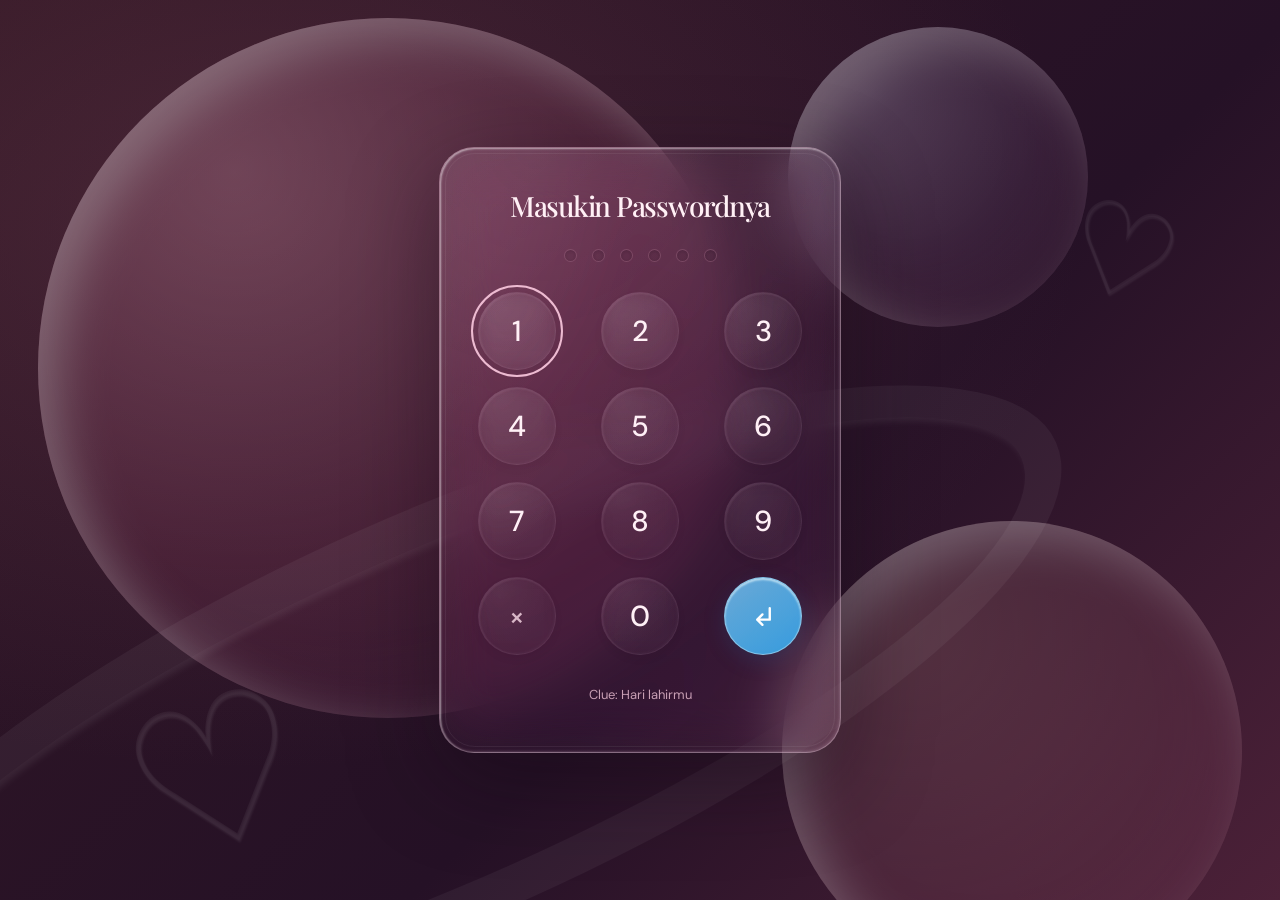
<file: index.html>
<!doctype html>
<html lang="id">
<head>
  <meta charset="utf-8">
  <meta name="viewport" content="width=device-width, initial-scale=1, viewport-fit=cover">
  <meta name="theme-color" content="#faf6ef">
  <meta name="description" content="Sebuah perayaan kecil buat naila di ulang tahun yang ke-23.">
  <title>Happy Birthday,, Naii</title>
  <link rel="stylesheet" href="assets/fonts/fonts.css">
  <link rel="stylesheet" href="style.css">
  <link rel="stylesheet" href="glass-book.css">
  <link rel="stylesheet" href="keypad-bloom.css">
  <link rel="stylesheet" href="music.css">
  <script src="config.js" defer></script>
  <script src="flowers.js" defer></script>
  <script src="music.js" defer></script>
  <script src="script.js" defer></script>
</head>
<body class="is-locked">
  <svg class="svg-definitions" aria-hidden="true" xmlns="http://www.w3.org/2000/svg">
    <defs>
      <symbol id="heart-icon" viewBox="0 0 24 24"><path d="M20.8 4.8a5.4 5.4 0 0 0-7.6 0L12 6l-1.2-1.2a5.4 5.4 0 0 0-7.6 7.6L12 21l8.8-8.6a5.4 5.4 0 0 0 0-7.6Z"/></symbol>
      <symbol id="flower-icon" viewBox="0 0 120 160"><g fill="none" stroke="currentColor" stroke-width="1.2"><path d="M57 153q16-60 1-91M61 109Q22 87 29 63q32 9 32 46ZM66 128q37-32 32-51-25 9-32 51Z"/><path d="M58 60C14 60 8 25 43 30 22-1 65-15 65 19 86-9 120 26 86 40c37 15 5 50-16 26-6 27-43 10-12-6Z"/><circle cx="64" cy="43" r="9"/></g></symbol>
      <symbol id="spark-icon" viewBox="0 0 24 24"><path d="m12 1 2.8 8.2L23 12l-8.2 2.8L12 23l-2.8-8.2L1 12l8.2-2.8Z"/></symbol>
    </defs>
  </svg>
  <canvas id="heartBackground" aria-hidden="true"></canvas>
  <canvas id="celebrationCanvas" aria-hidden="true"></canvas>
  <div class="reading-progress" aria-hidden="true"><span id="readingProgress"></span></div>
  <div class="password-gate" id="passwordGate" role="dialog" aria-modal="true" aria-labelledby="gateTitle">
    <div class="glass-scene" aria-hidden="true"><span class="glass-orb orb-rose"></span><span class="glass-orb orb-pearl"></span><span class="glass-orb orb-lilac"></span><span class="glass-ribbon"></span><span class="glass-heart heart-one">♡</span><span class="glass-heart heart-two">♡</span></div>
    <form class="gate-card" id="passwordForm">
      <p class="eyebrow"></p>
      <h1 id="gateTitle">Masukin Passwordnya<em></em></h1>
      <input id="passwordInput" class="sr-only" type="password" inputmode="none" autocomplete="off" tabindex="-1" readonly aria-hidden="true">
      <div class="pin-display" id="pinDisplay" role="status" aria-live="polite" aria-atomic="true"><div class="pin-dots" id="pinDots" aria-hidden="true"></div><span class="sr-only" id="pinStatus">Belum ada angka yang dimasukkan.</span></div>
      <div class="pin-keypad" role="group" aria-label="Keypad password">
        <button class="pin-key" type="button" data-digit="1">1</button><button class="pin-key" type="button" data-digit="2">2</button><button class="pin-key" type="button" data-digit="3">3</button>
        <button class="pin-key" type="button" data-digit="4">4</button><button class="pin-key" type="button" data-digit="5">5</button><button class="pin-key" type="button" data-digit="6">6</button>
        <button class="pin-key" type="button" data-digit="7">7</button><button class="pin-key" type="button" data-digit="8">8</button><button class="pin-key" type="button" data-digit="9">9</button>
        <button class="pin-key pin-delete" id="pinDelete" type="button" aria-label="Hapus angka terakhir">×</button><button class="pin-key" type="button" data-digit="0">0</button><button class="pin-key pin-submit" id="pinSubmit" type="submit" aria-label="Buka kejutan"><svg viewBox="0 0 24 24" aria-hidden="true"><path d="M18 4v11H6m5-5-5 5 5 5"/></svg></button>
      </div>
      <p class="pin-hint" id="pinHint">Clue: Hari lahirmu</p>
      <p class="gate-message" id="gateMessage" role="status" aria-live="polite"></p>
    </form>
  </div>
  <main id="birthdayPage" hidden inert>
    <header class="page-header"><a href="#home" class="wordmark" aria-label="Kembali ke awal">dear, <em>you.</em><span>♡</span></a><span class="header-note">A NEW CHAPTER · <span data-age>23</span></span></header>
    <section class="hero section-shell" id="home" aria-labelledby="heroTitle">
      <div class="hero-copy">
        <p class="eyebrow line-before">HAPPY BIRTHDAY, NAILA</p>
        <h1 id="heroTitle" tabindex="-1">Selamat<br />Ulang Tahun,<br /><em data-recipient>Sayang.</em></h1>
        <p class="hero-message" id="heroMessage"></p>
        <div class="birthday-age"><strong data-age>23</strong><div><span>TAHUN MENJADI DIRIMU.</span><p>Dan dunia lebih indah karenanya.</p></div></div>
        <div class="hero-actions"><a class="primary-button" href="#cake">let's begin<span aria-hidden="true">↗</span></a><button class="text-button" id="heroLetter" type="button">Baca suratku <span aria-hidden="true">♡</span></button></div>
      </div>
      <div class="hero-photo-wrap">
        <span class="orbit-note handwritten">my closest friend</span>
        <div class="photo-corner corner-one" aria-hidden="true">✧</div>
        <figure class="polaroid hero-polaroid"><span class="washi-tape" aria-hidden="true"></span><img id="coverPhoto" src="assets/photo-placeholder.svg" alt="Foto kita berdua" fetchpriority="high"><figcaption>gadis kecil ini udah 23 tahun aja</figcaption></figure>
        <div class="age-stamp" aria-label="Ulang tahun ke-23"><span>WITH LOVE</span><strong data-age>23</strong><span></span></div>
        <svg class="botanical hero-flower" aria-hidden="true"><use href="#flower-icon"/></svg>
      </div>
      <a href="#cake" class="scroll-note">SCROLL TO UNWRAP <span aria-hidden="true">↓</span></a>
    </section>
    <section class="cake-section section-shell" id="cake" aria-labelledby="cakeTitle">
      <header class="section-heading centered"><p class="eyebrow">01 · A LITTLE BIRTHDAY RITUAL</p><h2 id="cakeTitle">Satu harapan.<br /><em>Dua puluh tiga lilin cerita.</em></h2><p>Pejamkan mata sebentar. Simpan satu harapan baik di hati.</p></header>
      <div class="cake-card" id="cakeCard" data-step="candles">
        <ol class="cake-steps" aria-label="Urutan membuka surat"><li class="is-current" id="candleStep"><span>01</span> Padamkan lilin</li><li id="cutStep"><span>02</span> Potong kue</li><li id="letterStep"><span>03</span> Buka surat</li></ol>
        <div class="cake-scene" id="cakeScene">
          <span class="cake-spark cake-spark-a" aria-hidden="true">✧</span><span class="cake-spark cake-spark-b" aria-hidden="true">✦</span><span class="cake-spark cake-spark-c" aria-hidden="true">♡</span>
          <div class="number-candles" aria-label="Lilin angka 23">
            <div class="number-candle"><button class="flame-hit" type="button" data-candle="2" aria-label="Padamkan lilin angka 2. Usap api atau tekan Enter."><span class="flame-halo"></span><span class="flame-shape"></span><span class="smoke"></span></button><span class="wick"></span><span class="wax-number">2</span></div>
            <div class="number-candle"><button class="flame-hit" type="button" data-candle="3" aria-label="Padamkan lilin angka 3. Usap api atau tekan Enter."><span class="flame-halo"></span><span class="flame-shape"></span><span class="smoke"></span></button><span class="wick"></span><span class="wax-number">3</span></div>
          </div>
          <svg class="cake-illustration" viewBox="0 0 360 330" aria-hidden="true">
            <defs>
              <linearGradient id="cakePink" x2="0" y2="1"><stop stop-color="#efb2c1"/><stop offset="1" stop-color="#d987a0"/></linearGradient>
              <linearGradient id="cakeCream" x2="0" y2="1"><stop stop-color="#fff8e8"/><stop offset="1" stop-color="#f7dfd5"/></linearGradient>
              <linearGradient id="cakeMiddle" x2="0" y2="1"><stop stop-color="#d9829e"/><stop offset="1" stop-color="#bd617f"/></linearGradient>
              <clipPath id="cakeLeftClip"><rect x="0" y="0" width="180" height="330"/></clipPath>
              <clipPath id="cakeRightClip"><rect x="180" y="0" width="180" height="330"/></clipPath>
              <g id="cakeArt">
                <rect x="53" y="218" width="254" height="75" rx="13" fill="url(#cakePink)"/>
                <path d="M53 237h254v13H53z" fill="#fff0e5" opacity=".8"/>
                <path d="M53 268h254v6H53z" fill="#b96681" opacity=".32"/>
                <ellipse cx="180" cy="219" rx="127" ry="20" fill="#fff2e3"/>
                <path d="M54 220q19 11 30 0t26 1 29 1 28 2 31-1 28-1 30 0 26-2 25 0v12q-13 17-25 0-15 19-28 2-17 25-31 0-18 22-31 1-16 20-30-1-16 22-28 0-17 17-27-1-18 17-25-1z" fill="#fff4e7"/>
                <rect x="78" y="159" width="204" height="65" rx="9" fill="url(#cakeMiddle)"/>
                <path d="M79 191h202v7H79z" fill="#edb9c5"/>
                <ellipse cx="180" cy="160" rx="102" ry="16" fill="#f9d5d6"/>
                <path d="M79 160q14 14 26 0 13 16 26 2 13 16 25 0 14 19 27 0 16 15 28 0 14 20 26 0 16 17 30 0 9 11 15 0v9q-18 9-25 0-16 14-28 0-14 15-29 1-13 13-27 0-14 14-28-1-17 13-26-1-16 11-24-1-7 9-16 0z" fill="#fff4e5"/>
                <rect x="112" y="110" width="136" height="55" rx="8" fill="url(#cakeCream)"/>
                <ellipse cx="180" cy="110" rx="68" ry="12" fill="#fff8e9"/>
                <path d="M171 125c-13-14-30 4 9 28 38-24 22-42 9-28l-9 8z" fill="#c77e93"/>
                <g fill="#fff0d3"><circle cx="79" cy="264" r="4"/><circle cx="121" cy="261" r="4"/><circle cx="164" cy="264" r="4"/><circle cx="207" cy="261" r="4"/><circle cx="249" cy="264" r="4"/><circle cx="282" cy="261" r="4"/></g>
                <g fill="#f6d794"><path d="m104 176 2 5 5 2-5 2-2 5-2-5-5-2 5-2z"/><path d="m252 175 2 5 5 2-5 2-2 5-2-5-5-2 5-2z"/></g>
                <g fill="#d398a6"><circle cx="132" cy="110" r="6"/><circle cx="148" cy="104" r="6"/><circle cx="218" cy="110" r="6"/><circle cx="233" cy="115" r="6"/></g>
                <g fill="#fff2e4"><circle cx="130" cy="108" r="2"/><circle cx="147" cy="102" r="2"/><circle cx="216" cy="108" r="2"/></g>
              </g>
            </defs>
            <ellipse cx="180" cy="308" rx="157" ry="17" fill="#977483" opacity=".12"/>
            <ellipse cx="180" cy="298" rx="148" ry="16" fill="#f5e3d7" stroke="#ddbfba"/>
            <g class="cake-left"><g clip-path="url(#cakeLeftClip)"><use href="#cakeArt"/></g></g>
            <g class="cake-right"><g clip-path="url(#cakeRightClip)"><use href="#cakeArt"/></g></g>
            <path class="cake-cut-line" d="M180 112V292"/>
            <g class="cake-knife"><path d="M177 82h6v57l-6 14z" fill="#b8bfc2"/><path d="M177 82h3v62l-3 9z" fill="#f5fafb"/><rect x="175" y="48" width="10" height="38" rx="4" fill="#8b576e"/><circle cx="180" cy="60" r="1.4" fill="#eec8bc"/></g>
          </svg>
        </div>
        <p class="cake-instruction" id="cakeInstruction" aria-live="polite">Usap apinya sampai padam.<br /></p>
        <div class="cut-slider is-disabled" id="cutSlider" role="slider" tabindex="0" aria-label="Potong kue. slide dari kiri ke kanan." aria-valuemin="0" aria-valuemax="100" aria-valuenow="0" aria-disabled="true" aria-describedby="cakeInstruction"><span class="cut-fill" aria-hidden="true"></span><span class="cut-label" id="cutLabel">Padamkan lilinnya dulu ♡</span><span class="cut-thumb" id="cutThumb" aria-hidden="true">→</span></div>
        <a class="primary-button cake-continue" id="cakeContinue" href="#letter" hidden>Sepotong kue dan sepucuk surat <span aria-hidden="true">↗</span></a>
        <p class="cake-footnote handwritten" id="cakeFootnote">a wish for you</p>
      </div>
    </section>
    <div id="afterCake" hidden inert>
      <section class="letter-section section-shell" id="letter" aria-labelledby="letterTitle">
        <figure class="polaroid letter-photo"><span class="washi-tape" aria-hidden="true"></span><img id="letterPhoto" src="assets/photo-placeholder.svg" alt="Satu kenangan kita" loading="lazy"><figcaption>Stay Baddie, Naiii</figcaption><svg class="botanical letter-flower" aria-hidden="true"><use href="#flower-icon"/></svg></figure>
        <div class="letter-content"><p class="eyebrow line-before">02 · WORDS FROM MY HEART</p><h2 id="letterTitle">Sepucuk<br /><em>Surat dari Hati.</em></h2><p class="section-description">Ada hal-hal yang ingin aku sampaikan ke Naila</p>
          <button class="envelope-button" id="openLetter" type="button" aria-label="Buka surat cinta" aria-expanded="false" aria-controls="letterPaper"><span class="envelope-back"></span><span class="envelope-note">untuk ayang, dari lubuk hatiku</span><span class="envelope-front"></span><span class="envelope-flap"></span><span class="envelope-seal">♥</span><span class="envelope-label">BUKA SURATNYA</span><span class="envelope-stamp" aria-hidden="true">♡</span></button>
          <article class="letter-paper" id="letterPaper" hidden><span class="letter-date">A LETTER FOR YOUR <span data-age>23</span>RD CHAPTER</span><h3>Untuk <span data-recipient>Sayang</span>,</h3><div id="letterParagraphs"></div><p class="letter-signature">sincerely<br /><span class="handwritten" data-sender>Aku</span><span aria-hidden="true"></span></p></article>
        </div>
      </section>
      <section class="wishes-section section-shell" id="wishes" aria-labelledby="wishesTitle"><header class="section-heading centered"><p class="eyebrow">03 · MAKE A LITTLE WISH</p><h2 id="wishesTitle">Buat permohonan Naii<br /><em>Biar aku ikut doain</em></h2><p>Ada pesan dan doa kecil di setiap gelembung.</p></header>
        <div class="wishes-layout"><div class="wish-garden" id="wishGarden" role="group" aria-label="Pilihan permohonan"><span class="wish-orbit orbit-one" aria-hidden="true"></span><span class="wish-orbit orbit-two" aria-hidden="true"></span><div class="wish-bubbles" id="wishBubbles"></div><span class="wish-garden-note handwritten">a sky full of wishes ♡</span></div><article class="wish-card" id="wishCard" aria-live="polite" aria-atomic="true"><span id="wishSymbol" class="wish-symbol" aria-hidden="true">♡</span><p class="eyebrow" id="wishEyebrow">A LITTLE PRAYER FOR YOU</p><h3 id="wishTitle">Apa harapan Naila<br />hari ini?</h3><p id="wishMessage">Pilih gelembung yang paling dekat dengan isi hati Naila sekarang. Naila boleh mbuka semuanya, satu per satu.</p><span class="handwritten wish-signature">semoga hal baik selalu menghampiri Naila, yaa?.</span></article></div>
      </section>
      <section class="scrapbook-section section-shell" id="scrapbook" aria-labelledby="scrapbookTitle">
        <header class="section-heading centered"><p class="eyebrow">04 · SMALL GALLERY OF YOURSELF</p><h2 id="scrapbookTitle">Apa aja yang udah<br /><em>Naila lalui selama ini</em></h2><p>Look back at all memories that you have made</p><span class="scrapbook-count handwritten"></span>
        </header>
        <div class="memory-grid" id="memoryGrid"></div>
        <div class="scrapbook-end"><span aria-hidden="true"></span><p class="handwritten">dan masih banyak yang lain pastinya, maap aku gak ada foto lain, hehehe</p><a class="text-button" href="#closing">One last thing<span aria-hidden="true">↓</span></a></div>
      </section>
      <section class="closing-section" id="closing" aria-labelledby="closingTitle">
        <img id="closingPhoto" class="closing-photo" src="assets/photo-placeholder.svg" alt="" aria-hidden="true" loading="lazy"><div class="closing-shade"></div>
        <div class="closing-content"><span class="closing-heart" aria-hidden="true"><svg><use href="#heart-icon"/></svg></span><p class="eyebrow">05 · HERE'S TO YOU, AND ALL THAT'S AHEAD</p><h2 id="closingTitle">Selamat Ulang Tahun,<br /><em><span data-recipient>Sayang</span>!</em></h2><p>Semoga hari ulang tahun Naila ini menjadi awal dari bab<br class="desktop-break" /> paling bahagia dalam hidup Naila, yaa.</p><p>Aku bangga sama Naila kemarin, hari ini, dan semoga di banyak hari berikutnya.</p>
          <div class="flower-question" role="group" aria-labelledby="flowerQuestion"><span class="handwritten">one last little surprise</span><h3 id="flowerQuestion">Mau lihat bunga buat Naila?</h3><div class="flower-choices"><button class="primary-button flower-yes" id="flowerYes" type="button" aria-controls="flowerResult" aria-pressed="false">yaa <span aria-hidden="true">❀</span></button><button class="flower-no" id="flowerNo" type="button" aria-controls="catResult" aria-pressed="false">tidak</button></div></div>
          <div class="gift-result" id="giftResult" hidden>
            <figure class="flower-result" id="flowerResult" hidden><div class="bloom-scene" id="bloomScene" role="img" aria-label="Buket animasi: kertas ungu dan pita merah muda, batang dan daun tumbuh, kemudian bunga matahari, mawar, lili, tulip, dan daisy mekar."><div class="bloom-mount" id="bloomMount" aria-hidden="true"></div><canvas class="flower-dust" id="flowerDust" aria-hidden="true"></canvas></div><figcaption><span class="handwritten">Bunga buat Naila</span><span>Untuk usia <span data-age>23</span>, dan semua bahagia yang menunggu Naila di depan sana</span></figcaption><button class="bloom-replay text-button" id="replayFlowers" type="button">Mekarkan lagi <span aria-hidden="true">↻</span></button></figure>
            <figure class="cat-result" id="catResult" hidden><div class="cat-polaroid"><span class="washi-tape" aria-hidden="true"></span><img src="assets/cat.png" width="1200" height="800" alt="Kucing abu-abu bermata besar yang sedang merebahkan kepala di atas bantal." loading="lazy"><figcaption class="handwritten">Kalau begitu, ditemani si meong dulu ♡</figcaption></div></figure>
          </div>
          <p class="sr-only" id="giftStatus" role="status" aria-live="polite"></p><small>Dibuat dengan <span aria-hidden="true">sepenuh hati</span> oleh <span data-sender>Aku</span></small>
        </div>
      </section>
    </div>
    <footer class="page-footer"><span>TWENTY-THREE, WITH LOVE.</span><a href="#home">Kembali ke awal ↑</a></footer>
  </main>

  <dialog class="photo-viewer" id="photoViewer" aria-labelledby="viewerTitle"><button class="viewer-close icon-button" id="closeViewer" type="button" aria-label="Tutup foto">×</button><div class="viewer-layout"><div class="viewer-copy"><p class="eyebrow" id="viewerCount">PHOTO 01 / 60</p><h2 id="viewerTitle"></h2><p id="viewerCaption"></p><span class="handwritten" id="viewerNote"></span></div><figure class="viewer-photo polaroid"><img id="viewerImage" src="assets/photo-placeholder.svg" alt=""><figcaption>selalu jadi Naila yang kami kenal yaa?</figcaption></figure></div><div class="viewer-controls"><button id="previousPhoto" class="icon-button" type="button" aria-label="Foto sebelumnya">←</button><span id="viewerPosition"></span><button id="nextPhoto" class="icon-button" type="button" aria-label="Foto berikutnya">→</button></div></dialog>
  <aside class="music-player" id="musicPlayer" aria-label="Musik latar" hidden>
    <div class="music-bar">
      <button class="music-toggle" id="musicToggle" type="button" aria-label="Putar musik" aria-pressed="false"><svg viewBox="0 0 24 24" aria-hidden="true"><path id="musicPlayIcon" d="M8 5v14l11-7Z"/><path id="musicPauseIcon" d="M7 5h3v14H7zm7 0h3v14h-3z" hidden/></svg></button>
      <div class="music-track"><span id="musicTitle">Untukmu</span><small id="musicState" role="status" aria-live="polite">Siap diputar</small></div>
      <button class="music-settings" id="musicSettings" type="button" aria-label="Pengaturan musik" aria-controls="musicPanel" aria-expanded="false"><svg viewBox="0 0 24 24" aria-hidden="true"><path d="M4 8v8h4l5 4V4L8 8Zm12 1q3 3 0 6m3-9q6 6 0 12"/></svg></button>
    </div>
    <div class="music-panel" id="musicPanel" hidden>
      <div class="music-volume-label"><label for="musicVolume">Volume</label><output id="musicVolumeValue" for="musicVolume">30%</output></div>
      <input id="musicVolume" type="range" min="0" max="100" step="1" value="30" aria-label="Volume musik">
      <div class="music-file-actions"><button id="chooseMusic" type="button">Pilih lagu</button><button id="resetMusic" type="button" hidden>Lagu bawaan</button></div>
      <input id="musicFile" type="file" accept="audio/*,.mp3,.m4a,.wav,.ogg" hidden>
      <p id="musicNote">MP3 dari perangkat Anda.</p>
    </div>
  </aside>
  <audio id="backgroundMusic" preload="none" loop></audio>
  <p class="sr-only" id="siteStatus" role="status" aria-live="polite"></p>
  <noscript><p class="noscript-message">Aktifkan JavaScript untuk membuka kejutan ini.</p></noscript>
</body>
</html>
</file>
<file: assets/fonts/fonts.css>
@font-face {
  font-family: 'Caveat';
  font-style: normal;
  font-weight: 400;
  font-display: swap;
  src: url(font-00.ttf) format('truetype');
}
@font-face {
  font-family: 'Caveat';
  font-style: normal;
  font-weight: 500;
  font-display: swap;
  src: url(font-01.ttf) format('truetype');
}
@font-face {
  font-family: 'Caveat';
  font-style: normal;
  font-weight: 600;
  font-display: swap;
  src: url(font-02.ttf) format('truetype');
}
@font-face {
  font-family: 'DM Sans';
  font-style: normal;
  font-weight: 400;
  font-display: swap;
  src: url(font-03.ttf) format('truetype');
}
@font-face {
  font-family: 'DM Sans';
  font-style: normal;
  font-weight: 500;
  font-display: swap;
  src: url(font-04.ttf) format('truetype');
}
@font-face {
  font-family: 'DM Sans';
  font-style: normal;
  font-weight: 600;
  font-display: swap;
  src: url(font-05.ttf) format('truetype');
}
@font-face {
  font-family: 'DM Sans';
  font-style: normal;
  font-weight: 700;
  font-display: swap;
  src: url(font-06.ttf) format('truetype');
}
@font-face {
  font-family: 'Playfair Display';
  font-style: italic;
  font-weight: 500;
  font-display: swap;
  src: url(font-07.ttf) format('truetype');
}
@font-face {
  font-family: 'Playfair Display';
  font-style: italic;
  font-weight: 600;
  font-display: swap;
  src: url(font-08.ttf) format('truetype');
}
@font-face {
  font-family: 'Playfair Display';
  font-style: normal;
  font-weight: 500;
  font-display: swap;
  src: url(font-09.ttf) format('truetype');
}
@font-face {
  font-family: 'Playfair Display';
  font-style: normal;
  font-weight: 600;
  font-display: swap;
  src: url(font-10.ttf) format('truetype');
}
@font-face {
  font-family: 'Playfair Display';
  font-style: normal;
  font-weight: 700;
  font-display: swap;
  src: url(font-11.ttf) format('truetype');
}
</file>
<file: style.css>
:root {
  --paper: #faf6ef;
  --ink: #39342e;
  --muted: #8a7e76;
  --rose: #b96f87;
  --rose-dark: #98516b;
  --blush: #efcbd2;
  --line: #8f776829;
  --olive: #979478;
  --serif: "Playfair Display", Georgia, serif;
  --sans: "DM Sans", system-ui, sans-serif;
  --hand: "Caveat", "Segoe Print", cursive;
}
* { box-sizing: border-box; }
html { scroll-behavior: smooth; scroll-padding-top: 28px; }
body { margin: 0; color: var(--ink); background: radial-gradient(ellipse at 95% 8%, #f5d9dd70, transparent 35%), radial-gradient(ellipse at 0 28%, #e7e9da60, transparent 34%), var(--paper); font-family: var(--sans); font-size: 14px; overflow-x: clip; }
body.is-locked, body.photo-open { overflow: hidden; }
[hidden] { display: none !important; }
button, input { font: inherit; }
button, a { -webkit-tap-highlight-color: transparent; }
button { cursor: pointer; color: inherit; touch-action: manipulation; }
button:disabled { cursor: default; }
a { color: inherit; text-decoration: none; }
button:focus-visible, a:focus-visible, [role="slider"]:focus-visible { outline: 2px solid var(--rose-dark); outline-offset: 5px; }
img, svg { display: block; max-width: 100%; }
figure { margin: 0; }
h1, h2, h3, p, figcaption { overflow-wrap: anywhere; }
h1, h2, h3 { font-family: var(--serif); font-weight: 500; }
h1, h2 { letter-spacing: -.045em; line-height: 1.13; }
h1 em, h2 em { font-weight: 500; }
::selection { background: #e8bac8; color: #583e44; }
.sr-only { position: absolute; width: 1px; height: 1px; padding: 0; margin: -1px; overflow: hidden; clip-path: inset(50%); white-space: nowrap; border: 0; }
.svg-definitions { position: absolute; width: 0; height: 0; overflow: hidden; }
#heartBackground, #celebrationCanvas { position: fixed; inset: 0; width: 100%; height: 100%; pointer-events: none; }
#heartBackground { z-index: 0; }
#celebrationCanvas { z-index: 1000; }
.reading-progress { position: fixed; left: 0; right: 0; top: 0; height: 3px; z-index: 100; pointer-events: none; }
.reading-progress span { display: block; width: 100%; height: 100%; transform: scaleX(0); transform-origin: left; background: var(--rose); }
.is-locked .reading-progress { display: none; }
main { position: relative; z-index: 1; width: 100%; min-width: 0; }
.section-shell { padding: 105px max(24px, calc((100vw - 1120px) / 2)); }
.eyebrow { font-size: 9px; font-weight: 600; letter-spacing: .24em; line-height: 1.8; color: var(--olive); text-transform: uppercase; margin: 0; }
.line-before { display: flex; align-items: center; gap: 14px; }
.line-before::before { content: ""; flex: none; width: 30px; height: 1px; background: var(--olive); }
.handwritten { font: 400 25px/1.3 var(--hand); color: var(--rose); }
.primary-button { display: inline-flex; align-items: center; justify-content: center; gap: 18px; min-height: 49px; border: 1px solid transparent; border-radius: 999px; padding: 14px 25px; background: linear-gradient(120deg, #ca869c, #b46581); box-shadow: 0 8px 24px #b4658125, inset 0 1px 0 #ffffff36; color: white; font-size: 12px; font-weight: 600; text-align: center; transition: transform .2s, box-shadow .2s; }
.primary-button:hover { transform: translateY(-2px); box-shadow: 0 12px 26px #b465813d; }
.primary-button > span { font-size: 18px; font-weight: 400; }
.text-button { display: inline-flex; align-items: center; justify-content: center; gap: 12px; min-height: 44px; background: transparent; border: 0; border-bottom: 1px solid var(--line); border-radius: 0; padding: 10px 2px; font-size: 12px; }
.section-heading { margin-bottom: 50px; }
.section-heading h2 { font-size: clamp(36px, 4.5vw, 56px); margin: 18px 0 22px; }
.section-heading h2 em { color: var(--rose-dark); }
.section-heading > p:last-child { color: var(--muted); font-size: 13px; line-height: 1.85; margin: 0; }
.centered { text-align: center; margin-inline: auto; max-width: 760px; }
.botanical { color: #959276; width: 100px; height: 142px; pointer-events: none; }

.password-gate { position: fixed; inset: 0; z-index: 300; display: flex; align-items: flex-start; justify-content: center; overflow-y: auto; padding: max(30px, env(safe-area-inset-top)) max(18px, env(safe-area-inset-right)) max(30px, env(safe-area-inset-bottom)) max(18px, env(safe-area-inset-left)); background: radial-gradient(ellipse at 80% 20%, #efcbd39c, transparent 52%), radial-gradient(ellipse at 5% 85%, #e0e4d785, transparent 48%), #faf6efd9; transition: opacity .5s, visibility .5s; }
.password-gate.is-leaving { opacity: 0; visibility: hidden; pointer-events: none; }
.gate-card { position: relative; flex: none; width: min(440px, 100%); margin: auto; text-align: center; padding: 40px 36px 30px; border: 1px solid #fffdfa; background: #fffaf5ba; box-shadow: 0 24px 75px #8f676419, inset 0 0 0 9px #fffdfa52; border-radius: 5px; }
.gate-seal { display: grid; place-items: center; width: 60px; height: 60px; border-radius: 50%; margin: 0 auto 25px; background: #c18697; box-shadow: inset 0 2px 2px #ffffff7a, 0 6px 15px #aa728733; }
.gate-seal svg { width: 21px; height: 21px; fill: #fff8ef; }
.gate-card h1 { font-size: clamp(35px, 8vw, 49px); margin: 20px 0; }
.gate-card h1 em { color: var(--rose-dark); }
.gate-copy { font-size: 12px; line-height: 1.8; color: var(--muted); margin: 0 0 28px; }
.password-field { position: relative; margin-bottom: 12px; }
.password-field input { width: 100%; min-width: 0; height: 52px; border: 1px solid #dcc8c5; border-radius: 5px; background: #fffefa8c; padding: 12px 46px 12px 14px; text-align: center; color: var(--rose-dark); font-size: 16px; letter-spacing: .12em; outline-offset: 3px; }
.password-field input::placeholder { font-size: 12px; letter-spacing: .03em; color: #9d8687; }
.password-field input:focus { outline: 2px solid #c897a4; }
.password-eye { position: absolute; right: 4px; top: 4px; width: 44px; height: 44px; border: 0; background: transparent; padding: 12px; color: #a27986; }
.password-eye svg { width: 20px; height: 20px; fill: none; stroke: currentColor; stroke-width: 1.4; }
.gate-submit { width: 100%; margin-top: 1px; }
.gate-message { font-size: 11px; line-height: 1.7; color: var(--muted); min-height: 20px; margin: 18px 0; }
.gate-message.is-error { color: #a84861; }
.gate-sign { font-size: 23px; }
.gate-card.shake { animation: shake .4s ease; }
@keyframes shake { 20%, 60% { transform: translateX(-5px); } 40%, 80% { transform: translateX(5px); } }

.page-header { display: flex; align-items: center; justify-content: space-between; gap: 18px; padding: 30px max(24px, calc((100vw - 1120px) / 2)); }
.wordmark { display: inline-flex; align-items: center; gap: 5px; font: 500 23px var(--serif); letter-spacing: -.03em; }
.wordmark em { font-weight: 500; }
.wordmark > span { color: var(--rose); margin-left: 5px; }
.header-note { font-size: 8px; letter-spacing: .18em; color: #9b8b7d; }
.hero { min-height: min(810px, calc(100svh - 85px)); display: grid; grid-template-columns: minmax(0, 1.05fr) minmax(0, .85fr); gap: clamp(35px, 8vw, 105px); align-items: center; position: relative; padding-top: 45px; padding-bottom: 105px; }
.hero-copy, .hero-photo-wrap { min-width: 0; }
.hero h1 { font-size: clamp(49px, 6.2vw, 80px); font-style: italic; margin: 25px 0; }
.hero h1 em { color: var(--rose); font-size: .72em; display: block; margin-top: 12px; letter-spacing: -.035em; }
.hero-message { max-width: 400px; font-size: 13px; color: var(--muted); line-height: 1.9; }
.birthday-age { display: flex; align-items: center; gap: 17px; margin: 25px 0 27px; }
.birthday-age > strong { font: 500 44px/.95 var(--serif); color: var(--rose-dark); padding-right: 17px; border-right: 1px solid #d9c3bd; }
.birthday-age span { font-size: 8px; letter-spacing: .2em; color: #9b887f; }
.birthday-age p { font: italic 14px var(--serif); color: #8a756c; margin: 6px 0 0; }
.hero-actions { display: flex; flex-wrap: wrap; align-items: center; gap: 14px 25px; }
.hero-photo-wrap { position: relative; padding: 28px 8px; }
.polaroid { position: relative; background: #fffdfa; padding: 13px 13px 23px; box-shadow: 0 12px 30px #7f665514, 0 2px 5px #71594f0d; border: 1px solid #efebe6; }
.polaroid img { width: 100%; height: auto; max-height: 560px; object-fit: contain; background: #f2e5de; }
.polaroid figcaption { font: 500 22px/1.2 var(--hand); text-align: center; color: #8c6c73; margin: 15px 4px 0; }
.hero-polaroid { transform: rotate(3deg); }
.hero-polaroid img { aspect-ratio: 4 / 5; object-fit: contain; }
.washi-tape { position: absolute; z-index: 2; top: -15px; left: 50%; width: 106px; height: 30px; transform: translateX(-50%) rotate(-4deg); background: repeating-linear-gradient(90deg, #d5a6b32b 0 5px, transparent 5px 6px), #e7bdc782; border-inline: 3px dotted #f6e5df8a; }
.orbit-note { position: absolute; z-index: 3; top: -10px; right: -5px; transform: rotate(7deg); }
.hero-flower { position: absolute; bottom: -15px; left: -43px; transform: rotate(-17deg); z-index: 3; }
.photo-corner { position: absolute; top: 17px; left: -30px; font-size: 35px; color: #c7a375; }
.age-stamp { position: absolute; z-index: 3; bottom: -4px; right: -22px; display: flex; flex-direction: column; align-items: center; justify-content: center; gap: 5px; width: 101px; height: 101px; border-radius: 50%; background: #f7e3dcd9; border: 1px solid #d5aaa5; outline: 1px dashed #c4929455; outline-offset: -7px; transform: rotate(10deg); color: #a25f71; }
.age-stamp span { font-size: 7px; letter-spacing: .1em; }
.age-stamp strong { font: italic 36px/1 var(--serif); }
.scroll-note { position: absolute; left: 50%; bottom: 25px; transform: translateX(-50%); text-align: center; font-size: 7px; letter-spacing: .22em; color: #a29687; }
.scroll-note > span { display: block; font-size: 18px; margin-top: 8px; animation: scrollBob 2.4s ease-in-out infinite; }
@keyframes scrollBob { 50% { transform: translateY(5px); } }

.cake-section { background: radial-gradient(ellipse at 50% 60%, #efd1d64f, transparent 63%); border-block: 1px solid #ede1d733; }
.cake-section h2 { font-size: clamp(35px, 4vw, 53px); }
.cake-card { --cut: 0; --split: 0; position: relative; max-width: 680px; margin: auto; padding: 32px 36px 28px; border: 1px solid #ffffffe3; border-radius: 24px; background: linear-gradient(145deg, #fffdfa91, #f8e9e591); box-shadow: 0 20px 60px #b2758610; text-align: center; }
.cake-steps { display: flex; flex-wrap: wrap; justify-content: center; gap: 12px 23px; margin: 0; padding: 0; list-style: none; }
.cake-steps li { display: inline-flex; align-items: center; gap: 7px; font-size: 10px; color: #aaa19b; }
.cake-steps li > span { display: grid; place-items: center; width: 25px; height: 25px; border-radius: 50%; border: 1px solid #ded0cb; font-size: 8px; }
.cake-steps li.is-current { color: var(--rose-dark); }
.cake-steps li.is-current > span { color: #fffaf6; background: #bd8397; border-color: #bd8397; }
.cake-steps li.is-done { color: #949579; }
.cake-steps li.is-done > span { background: #eaece1; color: #737b5a; border-color: #d7dbc9; }
.cake-scene { position: relative; width: min(380px, 100%); aspect-ratio: 360 / 330; margin: 65px auto 8px; container-type: inline-size; }
.cake-illustration { position: absolute; inset: 0; width: 100%; height: 100%; overflow: visible; }
.number-candles { position: absolute; z-index: 3; left: 50%; top: 10%; display: flex; gap: 7cqw; transform: translateX(-50%); transition: opacity .6s, translate .6s; }
.number-candle { position: relative; width: 12cqw; }
.wax-number { display: block; font: 700 20cqw/1 Georgia, serif; color: #ce8ba1; -webkit-text-stroke: 1.8px #fff3df; text-shadow: 1px 3px 0 #ad7389, 0 6px 7px #b5658723; }
.wick { position: absolute; top: -3px; left: 50%; width: 2px; height: 8px; background: #785f53; transform: translateX(-50%); }
.flame-hit { position: absolute; z-index: 4; left: 50%; bottom: calc(100% - 3px); transform: translateX(-50%); width: max(48px, 14cqw); height: max(58px, 17cqw); border: 0; border-radius: 50%; padding: 0; background: transparent; touch-action: none; cursor: grab; }
.flame-hit:active { cursor: grabbing; }
.flame-hit > span { pointer-events: none; }
.flame-shape { position: absolute; bottom: 5px; left: calc(50% - 9px); width: 18px; height: 34px; border-radius: 75% 25% 65% 35%; transform-origin: center bottom; transform: rotate(-8deg); background: radial-gradient(ellipse at 50% 80%, #fffce4 0 20%, #ffe58e 35%, #efa153 65%, #da795a 100%); filter: drop-shadow(0 0 7px #f9b34699); animation: flicker 1.25s ease-in-out infinite alternate; transition: opacity .2s; }
.number-candle:nth-child(2) .flame-shape { animation-delay: -.5s; }
.flame-halo { position: absolute; bottom: -8px; left: calc(50% - 32px); width: 64px; height: 75px; border-radius: 50%; background: radial-gradient(ellipse, #f5c66b55, transparent 67%); animation: flameGlow 1.8s ease-in-out infinite alternate; }
.flame-hit.is-out .flame-shape, .flame-hit.is-out .flame-halo { opacity: 0; animation: none; }
.flame-hit.is-out { cursor: default; }
.smoke { position: absolute; bottom: 0; left: calc(50% - 5px); width: 11px; height: 28px; opacity: 0; border: 2px solid transparent; border-left-color: #ae9e97; border-radius: 50%; }
.flame-hit.is-out .smoke { animation: smokeRise 1.6s ease-out forwards; }
@keyframes flicker { from { transform: rotate(-9deg) scale(.94, .96); } to { transform: rotate(7deg) scale(1.07, 1.07); } }
@keyframes flameGlow { to { opacity: .4; } }
@keyframes smokeRise { 5% { opacity: .45; } 100% { opacity: 0; transform: translate(14px, -65px) scale(2.5); } }
.cake-spark { position: absolute; color: #c99c78; animation: shimmer 3s ease-in-out infinite; pointer-events: none; }
.cake-spark-a { top: 20%; left: 7%; font-size: 25px; }
.cake-spark-b { top: 35%; right: 7%; font-size: 18px; animation-delay: -.8s; }
.cake-spark-c { top: 6%; right: 14%; font-size: 23px; color: #d5a1b0; animation-delay: -1.5s; }
@keyframes shimmer { 0%, 100% { opacity: .35; transform: translateY(0) rotate(-6deg); } 50% { opacity: .9; transform: translateY(-5px) rotate(6deg); } }
.cake-left { transform: translate(calc(var(--split) * -9px), 0); transition: transform .16s linear; }
.cake-right { transform: translate(calc(var(--split) * 20px), calc(var(--split) * 5px)) rotate(calc(var(--split) * 3deg)); transform-origin: 180px 293px; transition: transform .16s linear; }
.cake-cut-line { fill: none; stroke: #985973; stroke-width: 2; stroke-dasharray: 180; stroke-dashoffset: calc(180px - var(--cut) * 180px); opacity: var(--cut); }
.cake-knife { opacity: var(--knife-opacity, 0); transform: translateY(calc(var(--cut) * 133px)); transition: opacity .15s, transform .1s linear; }
.cake-card.is-cut .cake-knife { opacity: 0; }
.cake-card.is-cut .number-candles { opacity: 0; translate: 0 -12px; }
.cake-instruction { min-height: 53px; margin: 10px auto 22px; max-width: 400px; font-size: 13px; line-height: 1.8; color: #795f68; }
.cake-instruction span { font-size: 11px; color: #a18c89; }
.cut-slider { position: relative; width: min(340px, 100%); height: 62px; margin: 0 auto; padding: 5px; border: 1px dashed #cfa6ae; border-radius: 999px; background: #edd4d53b; user-select: none; -webkit-user-select: none; touch-action: none; cursor: grab; overflow: hidden; }
.cut-slider.is-disabled { opacity: .53; cursor: default; }
.cut-slider.is-dragging { cursor: grabbing; }
.cut-fill { position: absolute; inset: 0 auto 0 0; width: calc(58px + var(--cut) * (100% - 58px)); background: #e7bec87d; border-radius: inherit; pointer-events: none; }
.cut-label { display: flex; align-items: center; justify-content: center; position: absolute; inset: 0 15px 0 60px; font-size: 11px; letter-spacing: .03em; color: #976575; pointer-events: none; }
.cut-thumb { position: absolute; z-index: 2; top: 5px; left: 5px; width: 50px; height: 50px; border-radius: 50%; display: grid; place-items: center; font-size: 25px; color: white; background: linear-gradient(140deg, #d398a9, #b7748e); box-shadow: 0 3px 8px #a3688526, inset 0 1px 1px #ffe5df; pointer-events: none; }
.cake-card.is-cut .cut-slider { display: none; }
.cake-continue { margin-top: 0; }
.cake-footnote { font-size: 21px; margin: 21px 0 0; color: #b9949c; }

.letter-section { display: grid; grid-template-columns: minmax(0, .9fr) minmax(0, 1fr); align-items: start; gap: clamp(40px, 8vw, 110px); }
.letter-photo { width: calc(100% - 15px); transform: rotate(-3deg); margin: 50px auto 0; }
.letter-photo img { aspect-ratio: 4 / 5; }
.letter-flower { position: absolute; bottom: -50px; left: -40px; transform: rotate(-15deg); }
.letter-content { min-width: 0; }
.letter-content h2 { font-size: clamp(41px, 4.7vw, 61px); font-style: italic; margin: 19px 0; }
.section-description { color: var(--muted); font-size: 12px; line-height: 1.85; margin: 0 0 29px; }
.envelope-button { position: relative; display: block; width: 100%; max-width: 460px; aspect-ratio: 1.48; padding: 0; border: 1px solid #eee2d3; border-radius: 3px; background: transparent; perspective: 900px; box-shadow: 0 10px 28px #99806917; }
.envelope-back { position: absolute; inset: 0; background: #f1e6d5; border-radius: 3px; }
.envelope-note { position: absolute; top: 12%; left: 8%; right: 8%; height: 73%; display: flex; justify-content: center; align-items: center; background: #fffaf0; font: 23px var(--hand); color: var(--rose); transition: transform .8s .3s; }
.envelope-front { position: absolute; inset: 0; background: #f5e9d9; clip-path: polygon(0 0, 50% 48%, 100% 0, 100% 100%, 0 100%); z-index: 3; }
.envelope-flap { position: absolute; top: 0; left: 0; right: 0; height: 60%; clip-path: polygon(0 0, 100% 0, 50% 100%); background: #fff6e8; transform-origin: center top; backface-visibility: hidden; transition: transform .6s ease; z-index: 4; }
.envelope-seal { position: absolute; z-index: 5; top: 50%; left: 50%; display: grid; place-items: center; width: 47px; height: 47px; border-radius: 50%; transform: translate(-50%, -50%); background: #c48499; color: #fff7ed; font-size: 20px; box-shadow: inset 0 2px 1px #efbfd0, 0 4px 9px #87516126; transition: opacity .25s; }
.envelope-label { position: absolute; z-index: 4; bottom: 14%; left: 0; right: 0; font-size: 7px; letter-spacing: .2em; color: #b29885; }
.envelope-stamp { position: absolute; z-index: 5; right: 15px; top: 13px; width: 27px; height: 34px; border: 2px dotted #d8b3b8; display: grid; place-items: center; color: var(--rose); transform: rotate(8deg); font-size: 17px; }
.envelope-button.is-opening .envelope-flap { transform: rotateX(180deg); }
.envelope-button.is-opening .envelope-seal { opacity: 0; }
.envelope-button.is-opening .envelope-note { transform: translateY(-24%); }
.letter-paper { position: relative; padding: 33px clamp(22px, 3vw, 43px); border: 1px solid #efe3d7; background: repeating-linear-gradient(0deg, transparent, transparent 31px, #d7b9b310 32px), #fffaf3; box-shadow: 0 15px 45px #92654f10; animation: unfold .6s ease both; }
@keyframes unfold { from { opacity: 0; transform: translateY(18px); } to { opacity: 1; transform: none; } }
.letter-date { font-size: 7px; letter-spacing: .17em; color: #b39b88; }
.letter-paper h3 { font-size: 24px; font-style: italic; color: var(--rose-dark); font-weight: 500; margin: 24px 0 18px; }
.letter-paper p { font: 400 16px/1.85 var(--serif); color: #7d665f; margin: 0 0 20px; }
.letter-paper .letter-signature { font-size: 14px; margin: 28px 0 0; }
.letter-signature .handwritten { display: inline-block; font-size: 34px; margin-top: 7px; }

.wishes-section { background: radial-gradient(ellipse at 20% 50%, #f0d2df70, transparent 65%), linear-gradient(125deg, #fae7e951, #fff7ee20); }
.wishes-layout { display: grid; grid-template-columns: minmax(0, 1.05fr) minmax(0, .95fr); align-items: center; gap: clamp(30px, 7vw, 100px); }
.wish-garden { position: relative; min-width: 0; min-height: 400px; padding: 29px 22px 46px; border: 1px dashed #cca5b073; border-radius: 90px 90px 40px 40px; background: radial-gradient(ellipse, #ffffff6e, transparent); isolation: isolate; overflow: hidden; }
.wish-orbit { position: absolute; border: 1px solid #d1a4b31c; border-radius: 50%; pointer-events: none; z-index: -1; }
.orbit-one { inset: 22% 16%; transform: rotate(22deg); }
.orbit-two { inset: 20% 22%; transform: rotate(-24deg); }
.wish-bubbles { display: grid; grid-template-columns: repeat(2, minmax(0, 1fr)); align-items: center; justify-items: center; gap: 23px 15px; padding: 14px 0; }
.wish-bubble { position: relative; max-width: 100%; min-height: 52px; padding: 15px 17px; border-radius: 999px; border: 1px solid #fffdfae6; background: linear-gradient(145deg, #ffffffd4, #f4dce581 68%, #eac1d18c); box-shadow: inset 0 2px 2px white, inset 0 -3px 6px #c991a52b, 0 9px 17px #b67f9724; font-size: 11px; color: #986376; font-weight: 500; animation: bubbleFloat 5s ease-in-out infinite; animation-delay: var(--delay); transition: background .2s, box-shadow .2s; }
.wish-bubble:nth-child(even) { translate: 0 13px; }
.wish-bubble::before { content: ""; position: absolute; top: 6px; left: 18%; right: 32%; height: 8px; border-radius: 50%; background: #ffffff80; pointer-events: none; }
.wish-bubble:hover, .wish-bubble[aria-pressed="true"] { background: linear-gradient(150deg, #fff5f7, #eac1d1); box-shadow: inset 0 2px 1px white, 0 8px 20px #b7789640; }
.wish-bubble[aria-pressed="true"] { border-color: #c896a9; }
.wish-bubble.is-popping { animation: bubblePop .42s ease; }
@keyframes bubbleFloat { 0%, 100% { transform: translateY(0) rotate(-1deg); } 50% { transform: translateY(-7px) rotate(1deg); } }
@keyframes bubblePop { 40% { transform: scale(1.15); } 70% { transform: scale(.95); } }
.wish-garden-note { display: block; text-align: center; font-size: 21px; color: #ba939f; margin: 20px 0 -15px; }
.wish-card { position: relative; padding: 38px 32px; text-align: center; border: 1px solid #fffbf6; border-radius: 8px; background: #fffcf5bc; box-shadow: 0 16px 50px #9565770d; }
.wish-card::before { content: ""; position: absolute; width: 60px; height: 20px; top: -8px; left: calc(50% - 30px); background: #eac4cb7d; transform: rotate(-4deg); }
.wish-symbol { display: block; font-size: 39px; color: #bc7891; margin-bottom: 22px; }
.wish-card .eyebrow { font-size: 8px; color: #b49396; letter-spacing: .15em; }
.wish-card h3 { font-size: clamp(24px, 3vw, 34px); font-style: italic; line-height: 1.3; margin: 15px 0 20px; }
.wish-card > p:not(.eyebrow) { font-size: 13px; line-height: 1.95; color: #8a7173; margin: 0 0 26px; }
.wish-signature { font-size: 22px; color: #b88798; }
.wish-card.is-revealing { animation: unfold .5s ease; }

.scrapbook-section { background: linear-gradient(0deg, #f0e1d320, transparent); padding-bottom: 70px; }
.scrapbook-section .section-heading { margin-bottom: 75px; }
.scrapbook-count { display: inline-block; margin-top: 22px; font-size: 25px; color: #b48b94; transform: rotate(-3deg); }
.scrapbook-pages { position: relative; max-width: 970px; margin: auto; }
.scrapbook-pages::before { content: ""; position: absolute; left: 46%; top: 0; bottom: 0; width: 1px; background: repeating-linear-gradient(#c8afa88c 0 3px, transparent 3px 12px); }
.memory-row { display: grid; grid-template-columns: minmax(0, .88fr) minmax(0, 1fr); gap: clamp(42px, 8vw, 105px); align-items: center; position: relative; min-width: 0; padding: 20px 20px 85px; }
.memory-row::before { content: "♡"; position: absolute; left: calc(46% - 12px); top: 37%; z-index: 2; display: grid; place-items: center; width: 25px; height: 30px; color: #b58997; background: #faf6ef; font-size: 17px; }
.memory-row:last-child { padding-bottom: 25px; }
.memory-copy { min-width: 0; position: relative; padding: 10px 0; }
.memory-number { display: block; color: #bfa292; font-size: 8px; letter-spacing: .2em; margin-bottom: 18px; }
.memory-copy h3 { font-size: clamp(24px, 3.2vw, 36px); font-style: italic; line-height: 1.25; margin: 0 0 20px; color: #77535c; }
.memory-copy > p { font-size: 13px; color: #918079; line-height: 1.95; margin: 0; max-width: 310px; }
.memory-note { display: block; margin-top: 22px; font-size: 23px; color: #b38999; transform: rotate(-3deg); }
.memory-photo-wrap { position: relative; min-width: 0; width: calc(100% - 8px); margin-inline: auto; }
.memory-photo { width: 100%; transform: rotate(var(--rotation, 2deg)); padding: 11px 11px 18px; }
.memory-photo img { width: 100%; aspect-ratio: 4 / 5; object-fit: contain; max-height: 470px; }
.memory-photo img.is-placeholder { filter: hue-rotate(var(--photo-hue, 0deg)); }
.memory-photo figcaption { font: 500 19px var(--hand); color: #a18883; margin-top: 13px; }
.memory-photo .washi-tape { width: 82px; height: 25px; top: -12px; }
.memory-expand { position: absolute; right: 21px; top: 22px; z-index: 3; width: 42px; height: 42px; border: 1px solid #fffdfaee; border-radius: 50%; display: grid; place-items: center; background: #fff8f29e; backdrop-filter: blur(8px); -webkit-backdrop-filter: blur(8px); box-shadow: inset 0 1px 2px white; }
.memory-expand svg { width: 18px; height: 18px; fill: none; stroke: #775c62; stroke-width: 1.4; stroke-linecap: round; stroke-linejoin: round; }
.memory-sticker { position: absolute; right: -10px; bottom: -12px; z-index: 3; font: italic 37px var(--serif); color: #b58392; transform: rotate(8deg); pointer-events: none; }
.memory-botanical { position: absolute; left: -37px; bottom: -21px; width: 80px; height: 120px; transform: rotate(-14deg); }
.memory-row:nth-child(3n) .memory-botanical { color: #b18b83; left: auto; right: -22px; transform: rotate(12deg); }
.memory-row:nth-child(3n) .washi-tape { background-color: #c4c9ac80; }
.memory-row:nth-child(4n) .washi-tape { background-color: #d9beaa80; }
.scrapbook-end { text-align: center; padding: 60px 12px 15px; }
.scrapbook-end > span { font-size: 28px; color: var(--rose); }
.scrapbook-end p { font-size: 26px; margin: 18px 0; color: #a7868e; }
.scrapbook-end a { font-size: 11px; color: #9f8686; }

.closing-section { position: relative; min-height: 720px; isolation: isolate; display: grid; place-items: center; overflow: hidden; padding: 105px 25px; text-align: center; color: #fff7ed; background: #4a3635; }
.closing-photo { position: absolute; inset: 0; width: 100%; height: 100%; object-fit: cover; object-position: center 45%; z-index: -3; filter: sepia(.22); }
.closing-photo.is-placeholder { opacity: .18; filter: sepia(.5) saturate(.6); }
.closing-shade { position: absolute; inset: 0; z-index: -2; background: linear-gradient(0deg, #251c18e0, #3a2625b5 65%, #352724b5); }
.closing-content { position: relative; max-width: 800px; }
.closing-heart { display: grid; place-items: center; width: 64px; height: 64px; margin: 0 auto 28px; border-radius: 50%; border: 1px solid #fff9ee2b; background: #fff9f00e; }
.closing-heart svg { width: 26px; height: 26px; fill: #fff7ec; }
.closing-content .eyebrow { color: #c7b1a1; font-size: 8px; }
.closing-content h2 { font-size: clamp(38px, 5.3vw, 66px); font-style: italic; margin: 25px 0 30px; line-height: 1.16; }
.closing-content > p:not(.eyebrow) { font-size: 13px; line-height: 1.95; color: #decfc1; margin: 9px auto; max-width: 550px; }
.closing-symbols { display: flex; align-items: center; justify-content: center; gap: 18px; font-size: 20px; margin: 28px 0; color: #f4ded5; }
.closing-symbols span { font-size: 13px; }
.celebrate-button { min-width: 165px; background: linear-gradient(120deg, #d296aa, #bb728e); }
.celebrate-button svg { width: 16px; height: 16px; fill: currentColor; }
.closing-content .celebrate-message { font-size: 10px !important; color: #c1a79c !important; margin-top: 18px !important; min-height: 20px; }
.closing-content small { display: block; font-size: 8px; letter-spacing: .1em; margin-top: 43px; color: #ae9b8f; }
.closing-content small > span:first-child { color: #d698ad; }
.page-footer { display: flex; align-items: center; justify-content: space-between; flex-wrap: wrap; gap: 15px; padding: 25px max(22px, calc((100vw - 1120px) / 2)); color: #aa9589; font-size: 8px; letter-spacing: .1em; }
.page-footer a { padding: 10px 0; }

.photo-viewer { width: min(920px, calc(100vw - 30px)); max-height: calc(100dvh - 30px); padding: 60px 38px 20px; border: 1px solid #fffaf0; border-radius: 16px; color: var(--ink); background: #fcf3ec; box-shadow: 0 30px 100px #29191d55; overflow: auto; }
.photo-viewer::backdrop { background: #382527be; backdrop-filter: blur(8px); -webkit-backdrop-filter: blur(8px); }
.viewer-layout { display: grid; grid-template-columns: minmax(0, .85fr) minmax(0, 1fr); gap: 34px; align-items: center; }
.viewer-copy h2 { font-size: 35px; font-style: italic; color: var(--rose-dark); margin: 20px 0; }
.viewer-copy > p:not(.eyebrow) { font-size: 13px; line-height: 1.85; color: #8d746b; }
.viewer-copy .handwritten { display: block; margin-top: 25px; font-size: 24px; }
.viewer-photo img { max-height: 64dvh; width: 100%; object-fit: contain; }
.viewer-photo figcaption { font-size: 19px; }
.icon-button { width: 44px; height: 44px; display: grid; place-items: center; padding: 0; border: 1px solid #d7b6b7; border-radius: 50%; background: #fff8f3; color: #a37485; font-size: 20px; }
.viewer-close { position: absolute; right: 13px; top: 10px; font-size: 27px; }
.viewer-controls { display: flex; align-items: center; justify-content: center; gap: 22px; margin-top: 24px; }
.viewer-controls > span { font-size: 10px; letter-spacing: .14em; color: #a07b84; }
.noscript-message { position: fixed; z-index: 400; bottom: 10px; left: 15px; right: 15px; text-align: center; background: #fff6f0; border: 1px solid #d1a8b2; padding: 15px; }

@media (max-width: 900px) {
  .hero { gap: 35px; }
  .hero h1 { font-size: clamp(44px, 6.3vw, 63px); }
  .hero-flower { left: -20px; }
  .age-stamp { right: -7px; width: 85px; height: 85px; }
  .age-stamp strong { font-size: 30px; }
  .letter-section { gap: 38px; }
  .letter-photo { margin-top: 40px; }
  .letter-flower { left: -15px; }
  .wishes-layout { gap: 30px; }
  .wish-garden { padding-inline: 15px; }
  .wish-bubbles { gap: 25px 10px; }
  .wish-bubble { padding-inline: 12px; font-size: 10px; }
  .wish-card { padding: 30px 22px; }
}
@media (max-width: 650px) {
  .section-shell { padding: 78px 21px; }
  .page-header { padding: 22px; }
  .wordmark { font-size: 21px; }
  .header-note { font-size: 7px; letter-spacing: .1em; }
  .hero { grid-template-columns: minmax(0, 1fr); gap: 32px; min-height: 0; padding-top: 38px; padding-bottom: 104px; }
  .hero h1 { font-size: clamp(45px, 12vw, 65px); }
  .hero-message { max-width: 360px; }
  .hero-actions { gap: 13px 21px; }
  .primary-button { padding-inline: 20px; font-size: 11px; }
  .hero-photo-wrap { width: min(340px, calc(100% - 28px)); margin: 15px auto 0; }
  .hero-polaroid img { max-height: 365px; }
  .orbit-note { font-size: 23px; right: -10px; }
  .photo-corner { left: -20px; font-size: 28px; }
  .hero-flower { left: -12px; width: 74px; height: 116px; }
  .age-stamp { bottom: 5px; right: -16px; width: 82px; height: 82px; }
  .section-heading { margin-bottom: 36px; }
  .section-heading h2 { font-size: clamp(32px, 8.5vw, 44px); }
  .section-heading > p:last-child { font-size: 12px; }
  .cake-card { padding: 24px 14px; border-radius: 18px; }
  .cake-steps { gap: 10px; }
  .cake-steps li { font-size: 8px; gap: 5px; }
  .cake-steps li > span { width: 21px; height: 21px; font-size: 7px; }
  .cake-scene { width: min(320px, 100%); margin-top: 60px; }
  .cake-instruction { font-size: 12px; margin-bottom: 20px; }
  .cake-instruction span { font-size: 10px; }
  .cut-label { font-size: 10px; inset-inline-end: 10px; }
  .cake-continue { gap: 10px; padding-inline: 15px; font-size: 10px; }
  .letter-section { grid-template-columns: minmax(0, 1fr); gap: 42px; }
  .letter-photo { max-width: 340px; width: calc(100% - 30px); margin-top: 15px; }
  .letter-photo img { max-height: 330px; }
  .letter-content h2 { font-size: 43px; }
  .letter-paper { padding: 29px 24px; }
  .letter-paper p { font-size: 16px; }
  .wishes-layout { grid-template-columns: minmax(0, 1fr); gap: 34px; }
  .wish-garden { width: min(400px, 100%); margin: auto; min-height: 380px; padding: 26px 18px 38px; border-radius: 70px 70px 30px 30px; }
  .wish-bubbles { gap: 24px 12px; }
  .wish-bubble { font-size: 11px; padding-inline: 15px; }
  .wish-card { max-width: 430px; margin: auto; padding: 31px 27px; }
  .wish-card h3 { font-size: 28px; }
  .wish-card > p:not(.eyebrow) { font-size: 12px; }
  .scrapbook-section { padding-inline: 16px; }
  .scrapbook-section .section-heading { padding-inline: 8px; margin-bottom: 50px; }
  .scrapbook-count { font-size: 23px; }
  .scrapbook-pages::before { left: 44%; opacity: .65; }
  .memory-row { grid-template-columns: minmax(0, .82fr) minmax(0, 1fr); gap: 24px; padding: 12px 5px 63px; }
  .memory-row::before { left: calc(44% - 9px); width: 18px; font-size: 13px; }
  .memory-number { font-size: 6px; letter-spacing: .14em; margin-bottom: 10px; }
  .memory-copy h3 { font-size: clamp(20px, 5.3vw, 27px); margin-bottom: 12px; line-height: 1.23; }
  .memory-copy > p { font-size: 12px; line-height: 1.8; }
  .memory-note { font-size: 19px; line-height: 1.25; margin-top: 15px; }
  .memory-photo-wrap { width: calc(100% - 5px); }
  .memory-photo { padding: 7px 7px 13px; }
  .memory-photo figcaption { font-size: 15px; margin: 10px 0 0; }
  .memory-photo .washi-tape { width: 50px; height: 18px; top: -8px; }
  .memory-botanical { width: 47px; height: 70px; left: -17px; bottom: -20px; opacity: .85; }
  .memory-row:nth-child(3n) .memory-botanical { right: -9px; }
  .memory-sticker { font-size: 26px; right: -5px; bottom: -9px; }
  .memory-expand { width: 44px; height: 44px; top: 12px; right: 12px; }
  .memory-expand svg { width: 15px; height: 15px; }
  .scrapbook-end { padding-top: 28px; }
  .scrapbook-end p { font-size: 24px; }
  .closing-section { min-height: 680px; padding: 85px 25px; }
  .closing-content h2 { font-size: clamp(34px, 9.3vw, 45px); }
  .closing-content .eyebrow { font-size: 7px; letter-spacing: .16em; }
  .closing-content > p:not(.eyebrow) { font-size: 12px; }
  .desktop-break { display: none; }
  .photo-viewer { padding: 61px 20px 20px; width: calc(100vw - 22px); max-height: calc(100dvh - 24px); }
  .viewer-layout { grid-template-columns: minmax(0, 1fr); gap: 25px; }
  .viewer-copy h2 { font-size: 27px; margin: 11px 0; }
  .viewer-copy > p:not(.eyebrow) { font-size: 12px; margin-bottom: 0; }
  .viewer-copy .handwritten { margin-top: 13px; font-size: 22px; }
  .viewer-photo { padding: 9px 9px 15px; }
  .viewer-photo img { max-height: 48dvh; }
  .gate-card { padding: 32px 24px 25px; }
  .gate-card h1 { font-size: 37px; }
}
@media (max-width: 350px) {
  .section-shell { padding-inline: 17px; }
  .scrapbook-section { padding-inline: 12px; }
  .memory-row { gap: 19px; }
  .memory-copy h3 { font-size: 20px; }
  .memory-copy > p { font-size: 11.5px; }
  .memory-note { font-size: 17px; }
  .cake-card { padding-inline: 10px; }
  .cake-steps { gap: 7px; }
  .cake-steps li { font-size: 7px; }
  .cake-steps li > span { width: 19px; height: 19px; }
  .wish-garden { padding-inline: 12px; }
  .wish-bubble { font-size: 10px; padding-inline: 13px; }
}
@media (max-height: 570px) {
  .password-gate { padding-block: 16px; }
  .gate-card { padding-top: 24px; padding-bottom: 22px; }
  .gate-seal { width: 43px; height: 43px; margin-bottom: 15px; }
  .gate-card h1 { font-size: 31px; margin: 13px 0; }
  .gate-copy { margin-bottom: 20px; }
  .gate-sign { display: none; }
  .gate-message { margin-bottom: 0; }
}
@media (prefers-reduced-motion: reduce) {
  html { scroll-behavior: auto; }
  *, *::before, *::after { animation: none !important; transition-duration: .01ms !important; transition-delay: 0ms !important; }
}
</file>
<file: glass-book.css>
/* Liquid glass, a bound scrapbook, and the two final surprises. */
.password-gate { isolation: isolate; background: #f0e1e8; }
.glass-scene { position: fixed; inset: 0; z-index: -1; overflow: hidden; pointer-events: none; background: radial-gradient(ellipse at 10% 15%, #fff8ed, transparent 55%), linear-gradient(135deg, #ecdee4, #dccae6 55%, #eccdd7); }
.glass-orb { position: absolute; border-radius: 50%; box-shadow: inset -28px -30px 60px #9e526d20, inset 20px 18px 48px #fff9; animation: glassFloat 14s ease-in-out infinite alternate; }
.orb-rose { width: min(56vw, 700px); aspect-ratio: 1; left: 3%; top: 2%; background: radial-gradient(circle at 27% 23%, #fff1ed, #e8a6be 55%, #bd98c3); }
.orb-pearl { width: min(36vw, 460px); aspect-ratio: 1; right: 3%; bottom: -9%; background: radial-gradient(circle at 30% 24%, #fffdf3, #f9d3b7 55%, #d5a7bd); animation-delay: -8s; }
.orb-lilac { width: min(24vw, 300px); aspect-ratio: 1; right: 15%; top: 3%; background: radial-gradient(circle at 30% 23%, #fdf9ff, #c0b3d9 57%, #a591c0); animation-delay: -4s; }
.glass-ribbon { position: absolute; width: 105vw; height: 45vh; left: -18%; bottom: -2%; border: 38px solid #fff6; border-radius: 50%; transform: rotate(-24deg); box-shadow: inset 2px 5px 7px #fff9, 1px 5px 24px #765d8b20; }
.glass-heart { position: absolute; font: 200px Georgia, serif; color: #ffffff60; text-shadow: 1px 2px 2px #fff8, 0 12px 20px #9e789322; transform: rotate(-18deg); }
.heart-one { left: 10%; bottom: 1%; }.heart-two { right: 8%; top: 20%; font-size: 125px; transform: rotate(18deg); }
.gate-card { --shine-x: 24%; --shine-y: 0%; padding: 44px 39px 31px; border-radius: 35px; border: 1px solid #ffffffe0; background: radial-gradient(circle at var(--shine-x) var(--shine-y), #ffffff91, transparent 63%), linear-gradient(135deg, #fff6, #fff2 50%, #fff5); -webkit-backdrop-filter: blur(24px) saturate(1.4); backdrop-filter: blur(24px) saturate(1.4); box-shadow: 0 32px 90px #57436927, 0 8px 24px #76608712, inset 1px 1px 2px #fff, inset -1px -1px 3px #fff9; }
.gate-card::before { content: ""; position: absolute; inset: 5px; border-radius: 30px; border: 1px solid #ffffff52; pointer-events: none; }
.gate-card .eyebrow { color: #74617f; }.gate-card h1 { color: #4d3656; }.gate-card h1 em { color: #885872; }
.gate-copy, .gate-message { color: #71586c; }.gate-sign { color: #8e657f; }
.gate-seal { border: 1px solid #fff9; border-radius: 22px; background: linear-gradient(135deg, #fffc, #c994b478); box-shadow: 0 9px 20px #92758c26, inset 1px 1px 2px white, inset -1px -1px 4px #fff8; transform: rotate(-7deg); }
.gate-seal svg { fill: #9f6788; transform: rotate(7deg); }
.password-field input { border-radius: 16px; border: 1px solid #ffffffcf; background: #fff5; box-shadow: inset 0 2px 5px #6d45710d, 0 1px 1px #fff9; }
.password-field input::placeholder { color: #796178; }.password-eye { color: #705272; }
.gate-submit { border-radius: 16px; border: 1px solid #ffffff8c; background: linear-gradient(135deg, #ad789fd9, #7e5a90ed); box-shadow: 0 10px 22px #77528025, inset 0 1px 1px #fff8; }
.gate-message.is-error { color: #8b274a; }
@keyframes glassFloat { to { transform: translate(16px, 22px) rotate(8deg); } }
@supports not ((backdrop-filter: blur(1px)) or (-webkit-backdrop-filter: blur(1px))) { .gate-card { background: #f4eaf2ed; } }

/* Scrapbook: staggered glass photo cards, one photo per card. */
.scrapbook-section { background: linear-gradient(180deg, transparent, #f5d8de88 9%, #f2d0d8aa 90%, transparent); padding-bottom: 65px; }
.scrapbook-section .section-heading { margin-bottom: 45px; }
.memory-grid { --stagger: 56px; display: grid; grid-template-columns: repeat(2, minmax(0, 1fr)); gap: 36px 40px; max-width: 1180px; margin: 0 auto; padding-bottom: var(--stagger); }
.memory-card { position: relative; top: 0; min-width: 0; padding: 16px 16px 0; border: 1px solid #fffc; border-radius: 44px; background: radial-gradient(circle at 12% 0, #ffffffa0, transparent 55%), linear-gradient(150deg, #f8e3e7, #f1d0d9); box-shadow: 0 24px 55px #b4658126, 0 4px 12px #b4658112, inset 1px 1px 2px #fff, inset -1px -2px 4px #ffffff77; transition: transform .3s, box-shadow .3s; }
.memory-card:nth-child(even) { top: var(--stagger); }
.memory-card:hover { transform: translateY(-4px); box-shadow: 0 30px 62px #b4658133, 0 4px 12px #b4658112, inset 1px 1px 2px #fff, inset -1px -2px 4px #ffffff77; }
.memory-frame { position: relative; aspect-ratio: 9 / 10; overflow: hidden; border-radius: 30px; background: #dccfda; box-shadow: inset 0 0 0 1px #ffffff55; cursor: zoom-in; }
.memory-frame img { width: 100%; height: 100%; object-fit: contain; }
.memory-frame img.is-placeholder { object-fit: cover; }
.memory-badge { position: absolute; left: 18px; bottom: 18px; display: inline-flex; align-items: center; gap: 10px; height: 56px; padding: 0 24px; border: 1px solid #ffffffa6; border-radius: 999px; color: #4d3a46; background: linear-gradient(100deg, #ebe4e8e0, #b8adb6c9); box-shadow: inset 1px 1px 2px #ffffffb3, inset -1px -2px 3px #ffffff30, 0 6px 16px #3f2a3626; -webkit-backdrop-filter: blur(14px); backdrop-filter: blur(14px); font: 600 12px/1 var(--sans); letter-spacing: .14em; white-space: nowrap; pointer-events: none; }
.memory-card:nth-child(even) .memory-badge { background: linear-gradient(100deg, #f6e2e6e0, #f3849bcc); }
.memory-badge svg { width: 14px; height: 14px; fill: currentColor; opacity: .65; }
.memory-expand { position: absolute; right: 18px; bottom: 18px; width: 56px; height: 56px; display: grid; place-items: center; padding: 0; border: 1px solid #ffffffa6; border-radius: 50%; color: #4d3a46; background: linear-gradient(135deg, #f1eaedd9, #c9bec8c4); box-shadow: inset 1px 1px 2px #ffffffb3, 0 6px 16px #3f2a3626; -webkit-backdrop-filter: blur(14px); backdrop-filter: blur(14px); transition: transform .2s; }
.memory-expand:hover { transform: scale(1.07); }
.memory-expand svg { width: 22px; height: 22px; fill: none; stroke: currentColor; stroke-width: 1.9; stroke-linecap: round; stroke-linejoin: round; }
.memory-foot { display: flex; align-items: center; justify-content: space-between; gap: 16px; padding: 22px 8px 22px 22px; }
.memory-foot p { margin: 0; color: #7d5b67; font: italic 400 23px/1.25 "Cormorant Garamond", "Cormorant", var(--serif); }
.memory-like { flex: none; width: 56px; height: 56px; display: grid; place-items: center; padding: 0; border: 1px solid #ffffffb0; border-radius: 50%; color: #c0627f; background: #fdf0f3; box-shadow: 0 4px 12px #b465811c, inset 0 1px 1px #fff; transition: transform .2s, background .2s; }
.memory-like:hover { background: #fff7f9; }
.memory-like:active { transform: scale(.9); }
.memory-like svg { width: 24px; height: 24px; fill: none; stroke: currentColor; stroke-width: 1.8; stroke-linejoin: round; transition: fill .2s; }
.memory-like[aria-pressed="true"] svg { fill: #d9577f; stroke: #d9577f; }
.memory-expand:focus-visible, .memory-like:focus-visible { outline-offset: 2px; }
@media (max-width: 900px) {
  .memory-grid { --stagger: 40px; gap: 28px 24px; }.memory-card { padding: 12px 12px 0; border-radius: 34px; }.memory-frame { border-radius: 24px; }
  .memory-badge { left: 12px; bottom: 12px; height: 46px; padding: 0 18px; font-size: 10px; gap: 8px; }.memory-expand { right: 12px; bottom: 12px; width: 46px; height: 46px; }.memory-expand svg { width: 19px; height: 19px; }
  .memory-foot { padding: 18px 4px 18px 16px; }.memory-foot p { font-size: 19px; }.memory-like { width: 48px; height: 48px; }.memory-like svg { width: 21px; height: 21px; }
}
@media (max-width: 650px) {
  .memory-grid { --stagger: 0px; grid-template-columns: minmax(0, 1fr); gap: 22px; max-width: 460px; }.memory-card { border-radius: 32px; padding: 10px 10px 0; }.memory-foot p { font-size: 21px; }
}
@media (max-width: 350px) { .memory-badge { padding: 0 13px; font-size: 9px; letter-spacing: .1em; }.memory-foot p { font-size: 18px; } }

/* The supplied flower illustration and cat photo are preserved unchanged. */
.closing-section { background: #271f34; }.closing-photo.is-placeholder { opacity: 0; }.closing-shade { background: linear-gradient(0deg, #24192eed, #342837d9 65%, #352732d9); }
.closing-content { width: min(100%, 800px); }.flower-question { margin: 37px auto 0; padding: 27px 20px 29px; max-width: 480px; border-top: 1px solid #e9bfce38; border-bottom: 1px solid #e9bfce38; }.flower-question > .handwritten { color: #e0aec0; font-size: 22px; }.flower-question h3 { font-size: 27px; font-style: italic; margin: 16px 0 25px; color: #fff2e4; }.flower-choices { display: flex; gap: 14px; justify-content: center; }
.flower-choices button { min-width: 121px; min-height: 48px; font-size: 14px; }.flower-yes { color: #4e2d49; border: 1px solid #fbe9ef; background: linear-gradient(135deg, #f3d4e0, #d69ab4); }.flower-no { padding: 12px 24px; border: 1px solid #ecdbe166; border-radius: 50px; background: #ffffff09; color: #f4e3eb; }.flower-no:hover { background: #ffffff18; }.flower-choices button[aria-pressed="true"] { outline: 2px solid #f2d0df; outline-offset: 4px; }
.gift-result { max-width: 510px; margin: 38px auto 0; }.flower-result, .cat-result { animation: giftReveal .9s cubic-bezier(.2, .7, .3, 1) both; }.bouquet-frame { position: relative; border-radius: 230px 230px 18px 18px; overflow: hidden; box-shadow: 0 25px 65px #140d2690; background: #b5a1c1; }.digital-bouquet { width: 100%; height: auto; transform-origin: 50% 90%; animation: bouquetArrive 1.5s ease both; }.bouquet-sparkles { position: absolute; inset: 0; pointer-events: none; color: #fff2c8; }.bouquet-sparkles i { position: absolute; font-style: normal; font-size: 20px; text-shadow: 0 0 10px #ffe9bb; animation: giftTwinkle 3s ease-in-out infinite; }.bouquet-sparkles i:nth-child(1) { top: 25%; left: 15%; }.bouquet-sparkles i:nth-child(2) { top: 35%; right: 10%; animation-delay: -.8s; font-size: 13px; }.bouquet-sparkles i:nth-child(3) { top: 9%; left: 50%; animation-delay: -1.4s; }.bouquet-sparkles i:nth-child(4) { bottom: 32%; left: 8%; animation-delay: -2s; font-size: 12px; }.bouquet-sparkles i:nth-child(5) { bottom: 19%; right: 18%; animation-delay: -2.4s; }.bouquet-sparkles i:nth-child(6) { top: 50%; right: 18%; animation-delay: -.4s; font-size: 10px; }
.flower-result > figcaption { padding-top: 25px; }.flower-result > figcaption > span { display: block; }.flower-result .handwritten { color: #ecc5d5; font-size: 27px; }.flower-result > figcaption > span:last-child { color: #cab7c6; font-size: 11px; line-height: 1.8; margin-top: 8px; }
.cat-result { padding: 12px 6px; }.cat-polaroid { position: relative; padding: 12px 12px 21px; background: #fcf7ed; border: 1px solid #fff; box-shadow: 0 22px 50px #160e2555; transform: rotate(-3deg); }.cat-polaroid img { width: 100%; height: auto; }.cat-polaroid figcaption { color: #926b76; margin: 20px 5px 0; font-size: 26px; }.cat-polaroid .washi-tape { background-color: #dcb4c59c; top: -13px; }
@keyframes giftReveal { from { opacity: 0; transform: translateY(24px) scale(.95); } to { opacity: 1; transform: none; } }
@keyframes bouquetArrive { from { clip-path: inset(100% 0 0); transform: scale(.92); } to { clip-path: inset(0); transform: scale(1); } }
@keyframes giftTwinkle { 0%, 100% { opacity: .2; transform: scale(.75); } 50% { opacity: .95; transform: scale(1.15); } }

@media (max-width: 650px) {
  .glass-scene .orb-rose { width: 94vw; top: 10%; left: -18%; }.glass-scene .orb-pearl { width: 90vw; right: -20%; bottom: 0; }.glass-scene .orb-lilac { width: 56vw; top: -5%; right: -6%; }.glass-ribbon { width: 190vw; bottom: 15%; left: -75%; }.glass-heart.heart-one { left: -8%; font-size: 150px; }.glass-heart.heart-two { right: 1%; top: 12%; font-size: 100px; }
  .gate-card { padding: 33px 27px 29px; border-radius: 30px; max-width: 390px; }.gate-card::before { border-radius: 25px; }.gate-card h1 { font-size: 45px; }.gate-seal { margin-bottom: 21px; }
  .scrapbook-section { padding-inline: 12px; }.scrapbook-section .section-heading { margin-bottom: 34px; }
  .closing-section { padding: 78px 20px; }.flower-question { padding: 26px 5px; }.flower-question h3 { font-size: 26px; }.flower-question > .handwritten { font-size: 21px; }.gift-result { margin-top: 34px; }.flower-result .handwritten { font-size: 24px; }.cat-polaroid { padding: 8px 8px 17px; }.cat-polaroid figcaption { font-size: 22px; margin-top: 16px; }
}
@media (max-width: 350px) {
  .gate-card { padding-inline: 22px; }
}
@media (max-height: 570px) { .gate-card { padding-block: 20px; }.gate-card h1 { font-size: 34px; }.gate-seal { width: 45px; height: 45px; margin-bottom: 12px; }.gate-copy { margin-bottom: 18px; }.gate-message { margin-block: 12px 0; } }
@media (prefers-reduced-motion: reduce) { .glass-orb, .bouquet-sparkles i, .digital-bouquet, .gift-result figure { animation: none; }.memory-card, .memory-like, .memory-expand { transition: none; } }
</file>
<file: keypad-bloom.css>
/* Number pad follows the supplied layout; light catches every glass key. */
.password-gate { background: #2b1222; }
.glass-scene { background: radial-gradient(ellipse at 20% 25%, #78435455, transparent 57%), linear-gradient(135deg, #321725, #251126 60%, #4c2138); }
.orb-rose { background: radial-gradient(circle at 28% 22%, #dc97b199, #933f6275 53%, #532b5144); opacity: .48; }
.orb-lilac { background: radial-gradient(circle at 27% 23%, #b7abd096, #85609060 57%, #55365133); opacity: .45; }
.orb-pearl { background: radial-gradient(circle at 28% 25%, #da999373, #a6627260 55%, #713b6444); opacity: .45; }
.glass-ribbon { opacity: .12; }.glass-heart { opacity: .12; }
.gate-card { width: min(402px, 100%); padding: 30px 28px 19px; border: 1px solid #f9ddec60; border-radius: 35px; color: #fceef4; background: radial-gradient(circle at var(--shine-x) var(--shine-y), #e3bdd91b, transparent 56%), linear-gradient(135deg, #ffffff10, #fff3f805 55%, #dc9ac010); box-shadow: 0 28px 90px #1307146b, inset 1px 1px 2px #fff8, inset -1px -1px 3px #ebbad82e; backdrop-filter: blur(27px) saturate(1.35); -webkit-backdrop-filter: blur(27px) saturate(1.35); }
.gate-card::before { border-color: #ffffff10; }
.gate-card .eyebrow { color: #c8a5b7; font-size: 7px; letter-spacing: .2em; }
.gate-card h1 { color: #fff0f5; font-size: 28px; margin: 11px 0 0; line-height: 1.2; }
.gate-card h1 em { color: #e5b7cf; white-space: nowrap; }
.pin-display { min-height: 64px; display: grid; place-items: center; padding: 20px 0 17px; }
.pin-dots { display: flex; justify-content: center; flex-wrap: wrap; gap: 15px; max-width: 100%; }
.pin-dots span { display: block; width: 13px; height: 13px; flex: 0 0 13px; border: 1px solid #b77c9859; border-radius: 50%; background: #1c0e2115; box-shadow: inset 0 1px 3px #16091724; transition: background .15s, border-color .15s, box-shadow .15s; }
.pin-dots span.is-filled { background: #efbfd6; border-color: #f5d8e8; box-shadow: 0 0 11px #f4bbd14a, inset 0 1px 2px white; }
.pin-keypad { display: grid; grid-template-columns: repeat(3, minmax(0, 1fr)); justify-items: center; gap: 17px 25px; width: 100%; margin: 6px auto 0; }
.pin-key { --key-size: 78px; display: grid; place-items: center; width: min(var(--key-size), 100%); aspect-ratio: 1; border: 1px solid #f7d8eb13; border-radius: 50%; color: #fff0f6; font-family: var(--sans); font-weight: 500; font-size: 29px; padding: 0; background: radial-gradient(circle at 28% 15%, #ffffff09, transparent 65%), linear-gradient(140deg, #ffffff08, #fbd1e906); box-shadow: inset 1px 1px 2px #f1d1e51a, inset -1px -1px 3px #ffffff08, 0 4px 10px #1609140b; backdrop-filter: blur(10px); -webkit-backdrop-filter: blur(10px); transition: background .15s, box-shadow .15s, transform .12s; }
.pin-key:hover { background: linear-gradient(140deg, #ffffff15, #ecc9e010); box-shadow: inset 1px 1px 3px #ffeff336, 0 5px 12px #19091519; }
.pin-key:focus-visible { outline: 2px solid #edbbd1; outline-offset: 5px; }
.pin-key:active { transform: scale(.94); background: #d8a5c01b; }
.pin-delete { color: #d8b7c7; font-size: 28px; }
.pin-submit { background: linear-gradient(145deg, #74c2f2db, #35a1e4f5); border-color: #a8daf29e; box-shadow: inset 0 2px 2px #e8faff9e, 0 6px 22px #1e67a433; color: white; }
.pin-submit:hover { background: linear-gradient(145deg, #8bd0f8ed, #41a9efff); }
.pin-submit svg { width: 25px; height: 25px; fill: none; stroke: currentColor; stroke-width: 2.3; stroke-linecap: round; stroke-linejoin: round; }
.pin-hint { color: #c89fb4; margin: 30px 0 0; font-size: 13px; line-height: 1.6; }
.gate-message { color: #dbbfd0; min-height: 18px; margin: 9px 0 0; font-size: 10px; line-height: 1.6; }
.gate-message.is-error { color: #ffc7d5; }.pin-error .pin-dots span { border-color: #dc7495; }
@supports not ((backdrop-filter: blur(1px)) or (-webkit-backdrop-filter: blur(1px))) { .gate-card { background: #3a1d31f5; } }

/* Animated SVG bouquet: independent wrapping, stems, leaves, and petals. */
.gift-result { max-width: 620px; }
.bloom-scene { position: relative; width: 100%; aspect-ratio: 620 / 745; overflow: hidden; border-radius: 49% 49% 20px 20px / 34% 34% 20px 20px; background: radial-gradient(ellipse at 50% 36%, #45324b, #251e33 60%, #1d1a2c); box-shadow: 0 26px 75px #170e2766, inset 0 0 0 1px #e9c6ee0b; isolation: isolate; }
.bloom-mount, .flower-dust { position: absolute; inset: 0; width: 100%; height: 100%; }
.bloom-mount svg { display: block; width: 100%; height: 100%; overflow: visible; }
.flower-dust { pointer-events: none; z-index: 2; }
.flower-result { animation: giftReveal .7s ease both; }
.fl-grow, .fl-paper, .fl-ribbon, .fl-head { transform: scale(0); opacity: 0; transform-box: view-box; }
.fl-grow, .fl-head { transform-origin: 0 0; }.fl-paper, .fl-ribbon { transform-origin: 310px 595px; }
.fl-stem { stroke-dasharray: 1; stroke-dashoffset: 1; }
.fl-petal { transform-origin: 0 0; transform-box: view-box; }
.is-growing .fl-paper { animation: paperUnfold 1.15s cubic-bezier(.2, .8, .2, 1) both; }
.is-growing .fl-ribbon { animation: ribbonOpen 1s cubic-bezier(.2, .8, .2, 1) .45s both; }
.is-growing .fl-stem { animation: stemExtend 1.75s cubic-bezier(.35, .05, .25, 1) var(--delay, .55s) both; }
.is-growing .fl-grow { animation: leafOpen 1.15s cubic-bezier(.25, .8, .3, 1.1) var(--delay, 1s) both; }
.is-growing .fl-head { animation: blossomOpen 1.9s cubic-bezier(.2, .7, .2, 1) var(--delay, 2s) both; }
.is-growing .fl-petal { animation: petalOpen 1.7s ease-out calc(var(--delay, 2s) + var(--petal-delay, 0s)) both; }
.is-growing .fl-starlight { animation: starBreathe var(--duration, 3s) ease-in-out var(--twinkle-delay, 0s) infinite; }
.is-growing .fl-sway { transform-origin: 310px 595px; animation: bouquetSway 7s ease-in-out 5.7s infinite; }
.bloom-scene.is-paused *, .bloom-scene.is-paused *::before { animation-play-state: paused !important; }
.bloom-replay { color: #ddbacd; border-color: #ddbacd44; margin: 14px auto 0; font-size: 11px; }
@keyframes paperUnfold { from { opacity: 0; transform: translateY(40px) scale(.3, .03); } 45% { opacity: 1; } to { opacity: 1; transform: none; } }
@keyframes ribbonOpen { from { opacity: 0; transform: scale(.1, .35); } to { opacity: 1; transform: none; } }
@keyframes stemExtend { from { stroke-dashoffset: 1; } to { stroke-dashoffset: 0; } }
@keyframes leafOpen { from { opacity: 0; transform: scale(.02) rotate(-15deg); } 25% { opacity: 1; } to { opacity: 1; transform: scale(1); } }
@keyframes blossomOpen { from { opacity: 0; transform: scale(.025) rotate(-9deg); } 20% { opacity: 1; } 78% { transform: scale(1.025) rotate(1deg); } to { opacity: 1; transform: none; } }
@keyframes petalOpen { from { transform: scale(.42, .15); } to { transform: scale(1); } }
@keyframes starBreathe { 0%, 100% { opacity: .25; } 50% { opacity: 1; } }
@keyframes bouquetSway { 0%, 100% { transform: rotate(-.65deg); } 50% { transform: rotate(.65deg); } }
@media (max-width: 650px) {
  .gate-card { padding: 26px 26px 17px; max-width: 385px; }.gate-card h1 { font-size: 26px; }.pin-keypad { gap: 16px 20px; }.pin-key { --key-size: 77px; }.pin-hint { font-size: 12px; margin-top: 28px; }.pin-dots { gap: 14px; }
  .gift-result { max-width: 510px; }.bloom-scene { border-radius: 49% 49% 15px 15px / 34% 34% 15px 15px; }
}
@media (max-width: 350px) { .gate-card { padding-inline: 21px; }.gate-card h1 { font-size: 23px; }.pin-keypad { gap: 14px 14px; }.pin-key { --key-size: 68px; font-size: 27px; }.pin-dots { gap: 12px; }.pin-hint { font-size: 11px; } }
@media (max-height: 680px) { .password-gate { padding-block: 14px; }.gate-card { padding-block: 18px 11px; }.gate-card h1 { font-size: 23px; margin-top: 7px; }.pin-display { min-height: 47px; padding-block: 13px; }.pin-keypad { gap: 11px 25px; }.pin-key { --key-size: 68px; }.pin-hint { margin-top: 21px; }.gate-message { margin-top: 6px; } }
@media (prefers-reduced-motion: reduce) { .is-growing .fl-grow, .is-growing .fl-paper, .is-growing .fl-ribbon, .is-growing .fl-head { opacity: 1; transform: none; }.is-growing .fl-stem { stroke-dashoffset: 0; }.is-growing .fl-petal { transform: none; }.is-growing .fl-starlight { opacity: .75; } }
</file>
<file: music.css>
.music-player { position: fixed; right: max(18px, env(safe-area-inset-right)); bottom: max(18px, env(safe-area-inset-bottom)); z-index: 95; width: min(290px, calc(100vw - 32px)); color: #fff2f6; border: 1px solid #fff4; border-radius: 24px; background: linear-gradient(135deg, #5c354ded, #332136eb); box-shadow: 0 12px 35px #35203630, inset 0 1px 1px #ffffff38; -webkit-backdrop-filter: blur(20px) saturate(1.35); backdrop-filter: blur(20px) saturate(1.35); }
.music-bar { display: flex; align-items: center; min-width: 0; gap: 11px; padding: 9px; }
.music-toggle, .music-settings { flex: none; width: 44px; height: 44px; display: grid; place-items: center; border-radius: 50%; border: 1px solid #fff3; background: #ffffff0c; color: #fbe2ee; }
.music-toggle { background: linear-gradient(135deg, #e8bfd3, #c48ba7); color: #59344d; box-shadow: inset 0 1px 2px #fff9; }
.music-toggle svg { width: 20px; height: 20px; fill: currentColor; }
.music-settings { border-color: transparent; background: transparent; }.music-settings[aria-expanded="true"] { background: #ffffff12; }
.music-settings svg { width: 21px; height: 21px; fill: none; stroke: currentColor; stroke-width: 1.5; stroke-linecap: round; stroke-linejoin: round; }
.music-track { min-width: 0; flex: 1; }.music-track span { display: block; white-space: nowrap; overflow: hidden; text-overflow: ellipsis; font-size: 11px; line-height: 1.5; }.music-track small { display: block; font-size: 9px; color: #d4b3c7; line-height: 1.6; }
.music-panel { padding: 12px 18px 17px; border-top: 1px solid #e7c6d526; }.music-volume-label { display: flex; justify-content: space-between; font-size: 11px; }.music-volume-label output { color: #e9bfce; font-variant-numeric: tabular-nums; }
.music-panel input[type="range"] { width: 100%; height: 30px; margin: 8px 0 7px; accent-color: #edbdd2; cursor: pointer; }
.music-file-actions { display: flex; gap: 9px; flex-wrap: wrap; }.music-file-actions button { min-height: 36px; padding: 6px 12px; border: 1px solid #e7c6d540; border-radius: 12px; background: #ffffff0a; font-size: 10px; color: #f4dce7; }.music-panel p { color: #d4b3c7; font-size: 10px; line-height: 1.6; margin: 10px 0 0; }
.music-player button:focus-visible, .music-player input:focus-visible { outline: 2px solid #f8d7e5; outline-offset: 2px; }
body.has-music .page-footer { padding-bottom: 95px; }
@media (max-width: 650px) { .music-player { right: max(12px, env(safe-area-inset-right)); bottom: max(12px, env(safe-area-inset-bottom)); width: min(265px, calc(100vw - 24px)); border-radius: 22px; }.music-bar { gap: 8px; padding: 7px; }.music-track span { font-size: 10px; } }
@supports not ((backdrop-filter: blur(1px)) or (-webkit-backdrop-filter: blur(1px))) { .music-player { background: #472b42; } }
</file>
